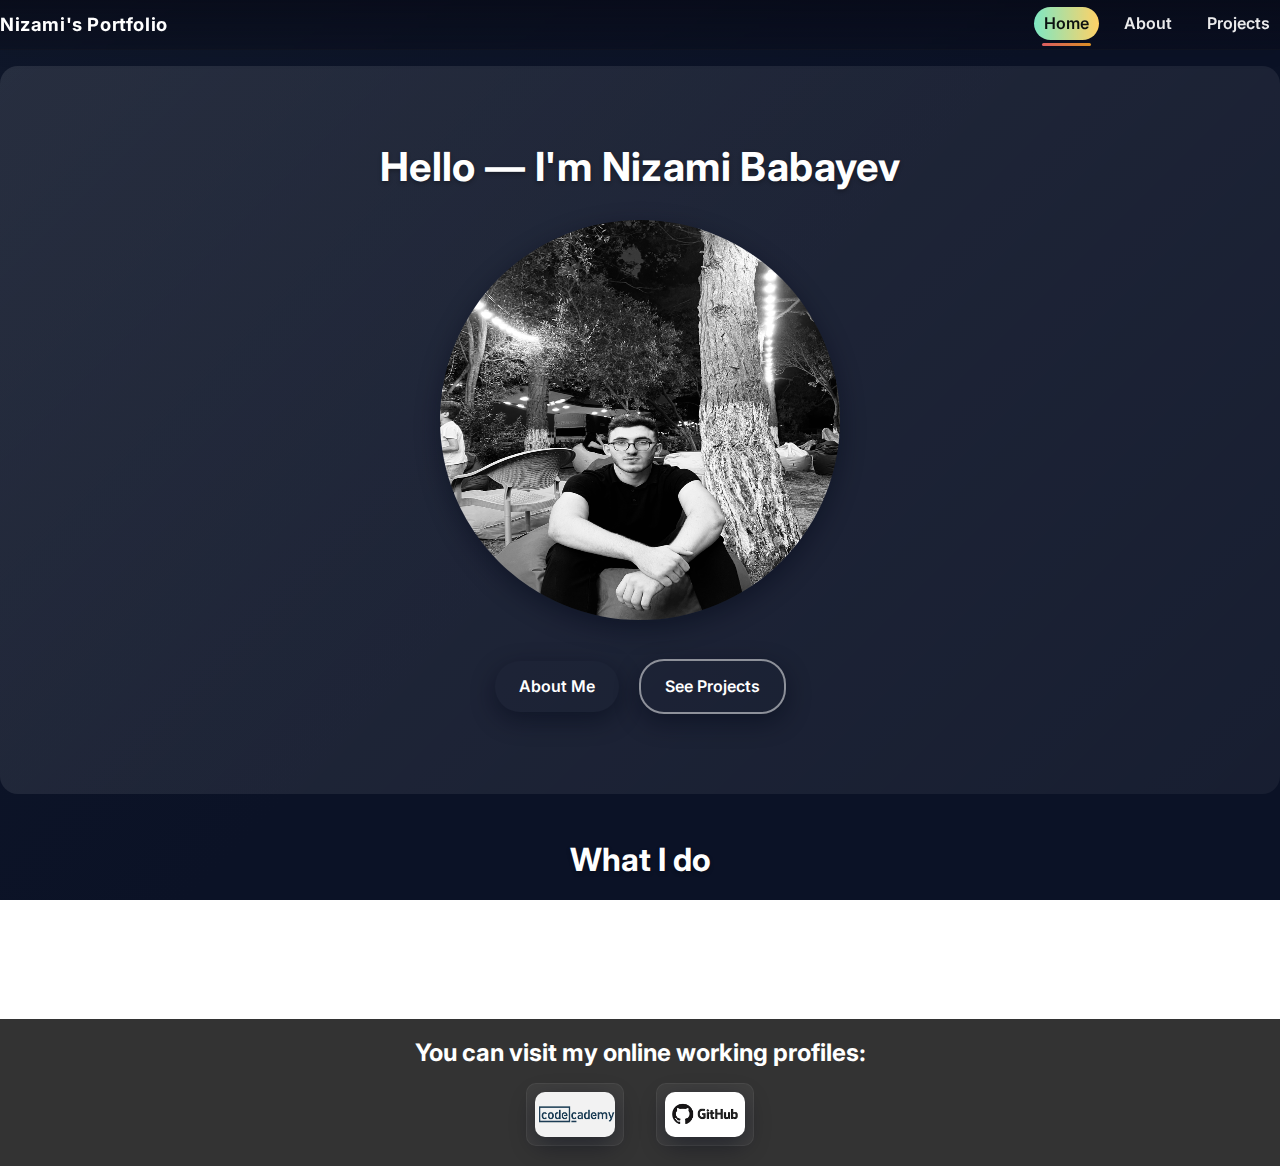
<file: index.html>
<!DOCTYPE html>
<html lang="en">

<head>
    <meta charset="utf-8">
    <meta name="viewport" content="width=device-width, initial-scale=1">
    <link rel="stylesheet" href="c1.css">
    <link rel="shortcut icon" href="images/img1.jpg" type="image/x-icon">
    <title>Home — Nizami's Portfolio</title>
</head>

<body>

    
    <header class="site-header">
        <div class="container nav-wrap">
            <div class="brand">Nizami's Portfolio</div>
            <button class="menu-btn" aria-expanded="false" aria-label="Toggle menu">
                <span class="hamburger" aria-hidden="true"></span>
            </button>
            <nav>
                <a href="index.html" class="active">Home</a>
                <a href="about.html">About</a>
                <a href="projects.html">Projects</a>
            </nav>
        </div>
    </header>

    <main>
        <section class="hero">
            <div class="container">
                <h1>Hello — I'm Nizami Babayev</h1>
                <img src="images/img1.jpg" alt="" style="width: 400px; height: 400px;">
                <p class="lead"></p>
                <p class="cta">
                    <a class="btn" href="about.html">About Me</a>
                    <a class="btn ghost" href="projects.html">See Projects</a>
                </p>
            </div>
        </section>

        <section class="summary container">
            <h2>What I do</h2>
            <p>I am 17 years old. I studied at ADA School and am currently studying at ADA University. I have learned
                front-end technologies such as HTML, CSS, and JavaScript, as well as back-end programming using JavaFX.
            </p>
        </section>
    </main>

    <footer class="site-footer">
      <div class="container">
        <h2>You can visit my online working profiles:</h2>
        <div class="profile-links">
          <a href="https://www.codecademy.com/profiles/tera0603359697"><img src="images/code academy.png" alt="Codecademy Profile"></a>
          <a href="https://github.com/Nizamib"><img src="images/github.png" alt="GitHub Profile"></a>
        </div>
      </div>
    </footer>
    <script src="script.js" defer></script>
</body>

</html>
</file>
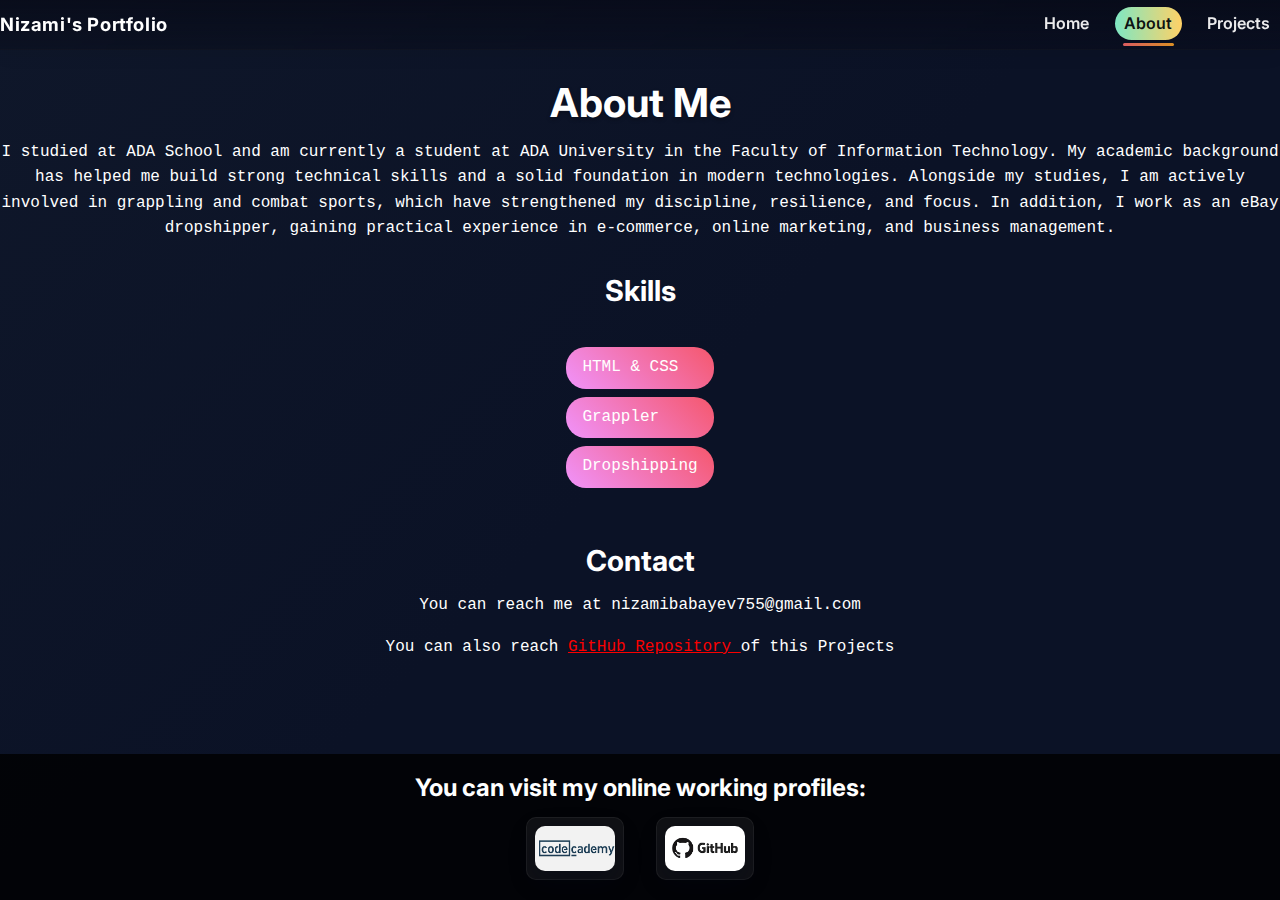
<file: about.html>
<!DOCTYPE html>
<html lang="en">
<head>
  <meta charset="utf-8">
  <meta name="viewport" content="width=device-width, initial-scale=1">
  <link rel="stylesheet" href="c1.css">
  <title>About — Nizami</title>
</head>
<body>
  <header class="site-header">
    <div class="container nav-wrap">
      <div class="brand">Nizami's Portfolio</div>
      <button class="menu-btn" aria-expanded="false" aria-label="Toggle menu">
        <span class="hamburger" aria-hidden="true"></span>
      </button>
      <nav>
        <a href="index.html">Home</a>
        <a href="about.html" class="active">About</a>
        <a href="projects.html">Projects</a>
      </nav>
    </div>
  </header>

  <main>
    <section class="container about">
      <h1>About Me</h1>
      <p style="font-family: 'Courier New', Courier, monospace; text-align: center;">I studied at ADA School and am currently a student at ADA University in the Faculty of Information Technology.
         My academic background has helped me build strong technical skills and a solid foundation in modern technologies. Alongside my studies, I am actively involved in grappling and combat sports, which have strengthened my discipline, resilience, and focus. In addition, I work as an eBay dropshipper, gaining practical experience in e-commerce, online marketing, and business management.</p>

      <h2>Skills</h2>
      <ul style="font-family: 'Courier New', Courier, monospace;">
        <li>HTML & CSS </li>
        <li>Grappler</li>
        <li>Dropshipping</li>
      </ul>

      <h2>Contact</h2>
      <p style="font-family: 'Courier New', Courier, monospace;">You can reach me at <a href="nizamibabayev755@gmail.com" style="color: white; text-decoration: none;">nizamibabayev755@gmail.com</a></p>
      <p style="font-family: 'Courier New', Courier, monospace;">You can also reach  <a href="https://github.com/Nizamib/NizamiBabayev.git" style="color: rgb(250, 0, 0); ">GitHub Repository </a> of this Projects</p>
      
    </section>
  </main>

  <footer class="site-footer">
    <div class="container">
      <h2>You can visit my online working profiles:</h2>
      <div class="profile-links">
        <a href="https://www.codecademy.com/profiles/tera0603359697"><img src="/code academy.png" alt="Codecademy Profile"></a>
        <a href="https://github.com/Nizamib"><img src="/github.png" alt="GitHub Profile"></a>
      </div>
    </div> 
  </footer>
  <script src="script.js" defer></script>
</body>
</html>
</file>
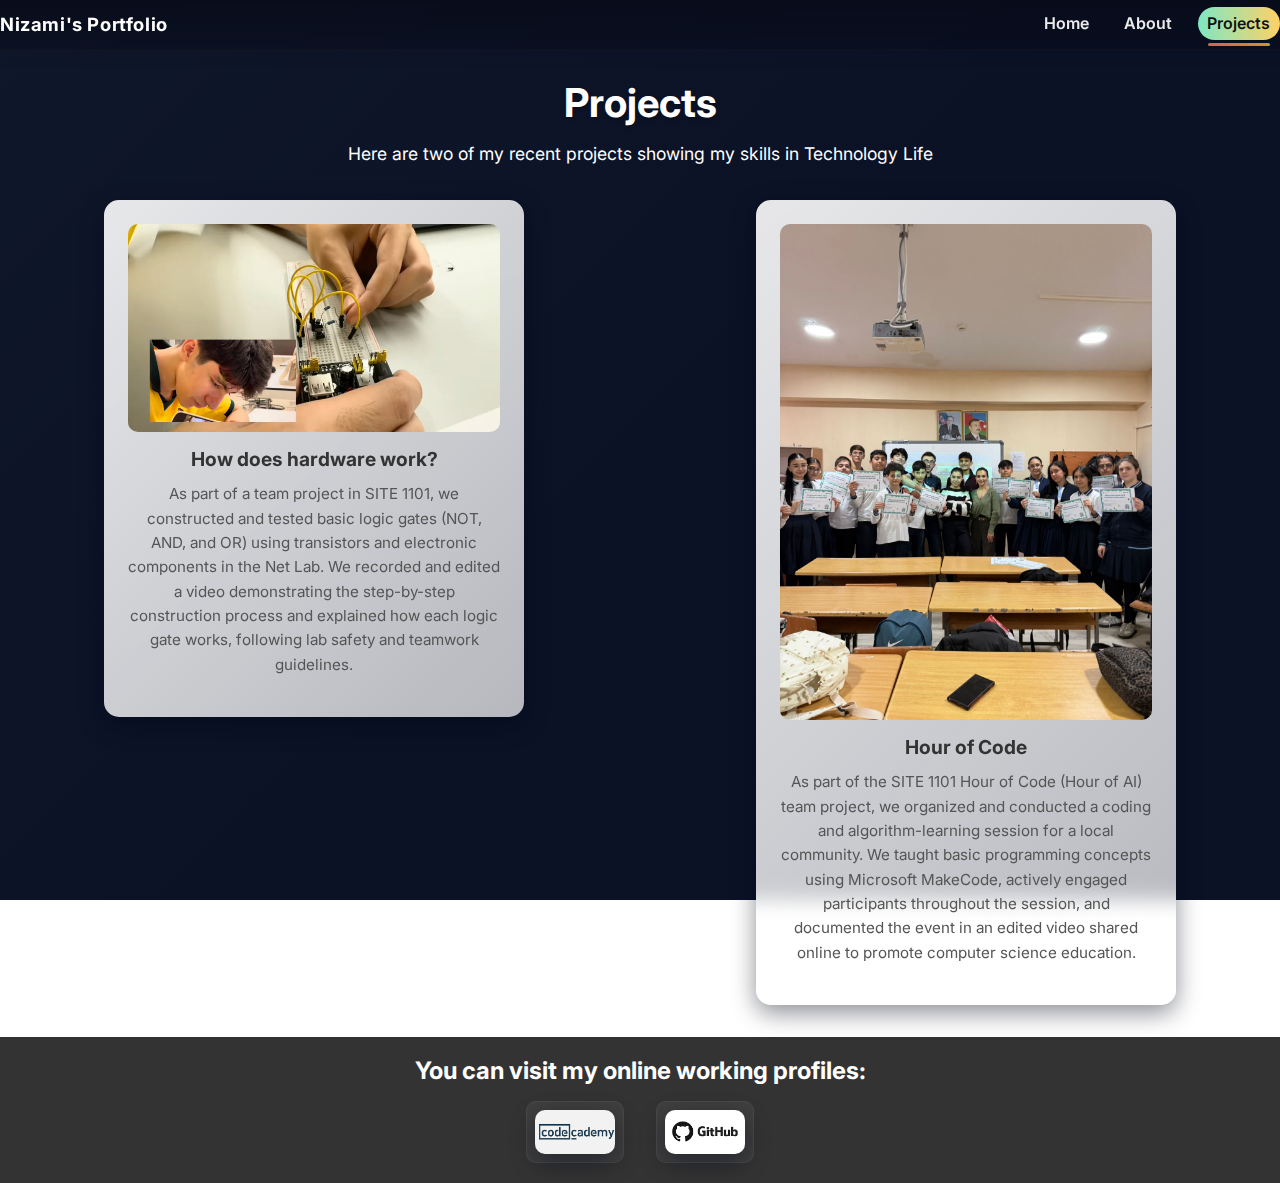
<file: projects.html>
<!DOCTYPE html>
<html lang="en">
<head>
  <meta charset="utf-8">
  <meta name="viewport" content="width=device-width, initial-scale=1">
  <link rel="stylesheet" href="c1.css">
  <title>Projects — Nizami</title>
</head>
<body>
  <header class="site-header">
    <div class="container nav-wrap">
      <div class="brand">Nizami's Portfolio</div>
      <button class="menu-btn" aria-expanded="false" aria-label="Toggle menu">
        <span class="hamburger" aria-hidden="true"></span>
      </button>
      <nav>
        <a href="index.html">Home</a>
        <a href="about.html">About</a>
        <a href="projects.html" class="active">Projects</a>
      </nav>
    </div>
  </header>

  <main>
    <section class="container projects">
      <h1>Projects</h1>
      <p>Here are two of my recent projects showing my skills in Technology Life</p>

      <div class="grid">
        <article class="card">
          <div class="card-thumb">
            <img src="/Screenshot 2025-12-13 at 23.42.17.png" alt="Portfolio screenshot">
          </div>
          <div class="card-body">
            <h3>How does hardware work?</h3>
            <p>As part of a team project in SITE 1101, we constructed and tested basic logic gates (NOT, AND, and OR) using transistors and electronic components in the Net Lab. We recorded and edited a video demonstrating the step-by-step construction process and explained how each logic gate works, following lab safety and teamwork guidelines.</p>
        
          </div>
        </article>

        <article class="card">
          <div class="card-thumb">
            <img src="/2e778f88-1b4f-42a4-bea0-64c103bfea9a.JPG" alt="JavaFX app screenshot">
          </div>
          <div class="card-body">
            <h3>Hour of Code</h3>
            <p>As part of the SITE 1101 Hour of Code (Hour of AI) team project, we organized and conducted a coding and algorithm-learning session for a local community. We taught basic programming concepts using Microsoft MakeCode, actively engaged participants throughout the session, and documented the event in an edited video shared online to promote computer science education.</p>
        
          </div>
        </article>

      </div>
    </section>
  </main>


  <footer class="site-footer">









    
    <div class="container">
      <h2>You can visit my online working profiles:</h2>
      <div class="profile-links">
        <a href="https://www.codecademy.com/profiles/tera0603359697"><img src="/code academy.png" alt="Codecademy Profile"></a>
        <a href="https://github.com/Nizamib"><img src="/github.png" alt="GitHub Profile"></a>
      </div>
    </div>
  </footer>
  <script src="script.js" defer></script>
</body>
</html>
</file>
<file: c1.css>
/* Stylish portfolio styles */
@import url('https://fonts.googleapis.com/css2?family=Inter:wght@300;400;600;700&family=Poppins:wght@600;700&display=swap');

:root{
  /* color palette */
  --bg:linear-gradient(135deg, #0f172a 0%, #0b1226 50%), radial-gradient(circle at 10% 10%, rgba(255,255,255,0.02), transparent 10%);
  --card:rgba(255,255,255,0.06);
  --card-plain:#fff;
  --accent-1:#7ee7c3; /* mint */
  --accent-2:#ffd166; /* warm */
  --muted:rgba(255,255,255,0.75);
  --max:1100px;
  --glass:rgba(255,255,255,0.06);
  --shadow:0 8px 24px rgba(2,6,23,0.45);
  --transition:all 0.32s cubic-bezier(.2,.9,.2,1);
}

*{box-sizing:border-box;margin:0;padding:0}
html,body{min-height:100vh;display:flex;flex-direction:column}
body{
  font-family: 'Inter', system-ui, -apple-system, 'Segoe UI', Roboto, 'Helvetica Neue', Arial;
  background:var(--bg);
  background-attachment:fixed;
  color:var(--muted);
  line-height:1.6;
  animation:fadeIn 850ms ease-in;
  -webkit-font-smoothing:antialiased;
  -moz-osx-font-smoothing:grayscale;
  flex:1;
}

@keyframes fadeIn{
  from{opacity:0;transform:translateY(20px)}
  to{opacity:1;transform:translateY(0)}
}

main{flex:1}

.site-header{background:linear-gradient(180deg, rgba(6,8,20,0.66), rgba(6,8,20,0.34));backdrop-filter:blur(8px);padding:0.6rem 0;position:sticky;top:0;z-index:50;border-bottom:1px solid rgba(255,255,255,0.03)}
.nav-wrap{display:flex;align-items:center;justify-content:space-between;gap:1rem}
.brand{font-weight:700;font-size:1.15rem;color:var(--card-plain);font-family:'Poppins', Inter, sans-serif}
nav a{margin-left:0.75rem;color:rgba(255,255,255,0.92);text-decoration:none;padding:0.4rem 0.75rem;border-radius:999px;transition:var(--transition);font-weight:600;background:transparent}
nav a:hover{background:linear-gradient(90deg,var(--accent-1),var(--accent-2));color:rgba(3,6,10,0.95);transform:translateY(-3px);box-shadow:0 10px 24px rgba(2,6,23,0.45)}
nav a.active{background:linear-gradient(90deg,var(--accent-1),var(--accent-2));color:rgba(3,6,10,0.95)}

.hero{padding:4rem 0;text-align:center;background:linear-gradient(135deg, rgba(255,255,255,0.1) 0%, rgba(255,255,255,0.05) 100%);border-radius:20px;margin:1rem 0}
.hero h1{font-size:2.5rem;margin-bottom:1rem;color:#fff;text-shadow:0 2px 4px rgba(0,0,0,0.3)}
.hero img{border-radius:50%;box-shadow:var(--shadow);transition:var(--transition);max-width:100%;height:auto;margin:1rem 0}
.hero img:hover{transform:scale(1.05);}
.lead{color:#fff;margin-bottom:1rem}
.cta .btn{display:inline-block;margin:0 0.5rem;padding:0.8rem 1.5rem;border-radius:25px;background:linear-gradient(45deg, var(--accent), #ffa726);color:#fff;text-decoration:none;font-weight:600;transition:var(--transition);box-shadow:var(--shadow)}
.cta .btn:hover{transform:translateY(-2px);box-shadow:0 6px 12px rgba(0,0,0,0.2)}
.cta .btn.ghost{background:transparent;color:#fff;border:2px solid rgba(255,255,255,0.5)}
.cta .btn.ghost:hover{background:rgba(255,255,255,0.2)}

.summary{padding:2rem 0;text-align:center}
.summary h2{margin-bottom:1rem;color:#fff;font-size:2rem;text-shadow:0 2px 4px rgba(0,0,0,0.3)}
.summary p{color:#fff;font-size:1.2rem;font-family:'Times New Roman', Times, serif;line-height:1.6;max-width:800px;margin:0 auto}
.skills{list-style:none;display:flex;gap:0.8rem;margin-top:1rem;justify-content:center}
.skills li{background:linear-gradient(45deg, #f093fb, #f5576c);padding:0.5rem 1rem;border-radius:20px;color:#fff;font-size:0.95rem;transition:var(--transition)}
.skills li:hover{transform:scale(1.1)}

.about{text-align:center;padding:2rem 0}
.about h1{font-size:2.5rem;margin-bottom:1rem;color:#fff;text-shadow:0 2px 4px rgba(0,0,0,0.3)}
.about h2{font-size:1.8rem;margin:2rem 0 1rem;color:#fff}
.about p{color:#fff;margin-bottom:1rem;line-height:1.6}
.about ul{list-style:none;padding:0;text-align:left;display:inline-block;margin:1rem 0}
.about li{background:linear-gradient(45deg, #f093fb, #f5576c);padding:0.5rem 1rem;border-radius:20px;color:#fff;margin:0.5rem 0;display:block}
.skills li:hover{transform:scale(1.1)}

.projects{padding:2rem 0;text-align:center}
.projects h1{font-size:2.5rem;margin-bottom:1rem;color:#fff;text-shadow:0 2px 4px rgba(0,0,0,0.3)}
.projects p{color:#fff;margin-bottom:2rem;font-size:1.1rem}
.grid{display:grid;grid-template-columns:repeat(auto-fit, minmax(300px, 1fr));gap:1.5rem;margin-top:1rem;justify-items:center}
.card{background:linear-gradient(135deg, rgba(255,255,255,0.9) 0%, rgba(255,255,255,0.7) 100%);padding:1.5rem;border-radius:15px;box-shadow:var(--shadow);transition:var(--transition);text-align:center;backdrop-filter:blur(10px)}
.card:hover{transform:translateY(-10px);box-shadow:0 12px 24px rgba(0,0,0,0.2)}
.card h3{margin-bottom:0.5rem;color:#333;font-size:1.2rem}
.card p{color:#555;font-size:0.95rem;margin-bottom:1rem}
.link{color:var(--accent);text-decoration:none;font-weight:600;padding:0.5rem 1rem;border-radius:20px;background:linear-gradient(45deg, var(--accent), #ffa726);color:#fff;display:inline-block;transition:var(--transition)}
.link:hover{transform:scale(1.05);box-shadow:0 4px 8px rgba(0,0,0,0.1)}

/* Card image/body layout and responsive ordering */
.card-thumb{margin-bottom:0.75rem}
.card-thumb img{width:100%;height:auto;border-radius:10px;display:block}
.card-body{display:block}


.site-footer{padding:2rem 0;color:#fff;text-align:center;background:rgba(0,0,0,0.8);border-top:5px solid var(--accent)}
.site-footer h2{margin-bottom:1rem;text-align:center}
.profile-links{display:flex;justify-content:center;gap:2rem;margin-top:1rem}
.profile-links a{transition:var(--transition)}
.profile-links a:hover{transform:scale(1.1)}
.site-footer img{width:80px;height:80px;border-radius:10px;box-shadow:var(--shadow);transition:var(--transition);max-width:100%;height:auto;object-fit:contain}
.site-footer img:hover{transform:scale(1.05)}


/* Tablet */
@media (max-width:1024px){
  .grid{grid-template-columns:repeat(2,1fr)}
  .hero h1{font-size:2rem}
  .hero img{width:200px;height:200px}
}

/* Small tablet / large phone */
@media (max-width:768px){
  .container{padding:0.75rem}
  .brand{font-size:1rem}
  .grid{grid-template-columns:1fr 1fr;gap:1rem}
  .hero{padding:3rem 0}
  .hero h1{font-size:1.8rem}
  .hero img{width:150px;height:150px}
  .lead{font-size:0.98rem}
  .skills{flex-wrap:wrap}
}

/* Mobile */
@media (max-width:480px){
  .container{padding:0.5rem}
  .nav-wrap{align-items:center}
  nav{display:none}
  .menu-btn{display:block}

  /* Projects: single column cards, images contained */
  .grid{grid-template-columns:1fr;gap:1rem}
  .card{padding:1rem}
  .card img{max-width:100%;height:auto;display:block;margin:0 auto 0.75rem;object-fit:cover;border-radius:10px}

  /* ensure on phones the content comes first, image moves below */
  .card{display:flex;flex-direction:column}
  .card-body{order:1}
  .card-thumb{order:2}

  .skills{flex-direction:column;gap:0.5rem}
  .hero{padding:1rem 0}
  .hero h1{font-size:1.4rem}
  .hero img{max-width:140px;height:auto;margin:0.75rem auto}
  .cta .btn{display:block;margin:0.5rem auto;width:80%;font-size:0.9rem}

  /* Footer: keep profile links horizontal with overflow to avoid long vertical stacking */
  .site-footer a{display:inline-flex;margin:0 0.5rem}
  .profile-links{display:flex;gap:1rem;overflow-x:auto;justify-content:center;padding:0.25rem 0;white-space:nowrap;-webkit-overflow-scrolling:touch}
  .profile-links a{flex:0 0 auto;display:inline-flex;align-items:center;justify-content:center;min-width:56px}
  .site-footer img{width:50px;height:50px;margin:0.25rem;border-radius:10px;object-fit:contain}

  .about h1{font-size:1.8rem}
  .about h2{font-size:1.3rem}
  .about ul{text-align:center}
  .about{padding:1rem 0}
  .summary h2{font-size:1.5rem}
  .summary p{font-size:0.95rem}
  .summary{padding:1rem 0}
  .projects h1{font-size:1.6rem}
  .projects p{font-size:0.9rem}
  .projects{padding:1rem 0}
}

/* Mobile menu when toggled */
body.nav-open nav{
  display:block;
  position:absolute;
  left:0;right:0;top:64px;
  background:var(--card);
  padding:1rem;
  box-shadow:0 6px 18px rgba(15,23,42,0.08);
}
body.nav-open nav a{display:block;margin:0.25rem 0}

/* menu button */
.menu-btn{display:none;background:transparent;border:0;padding:0.25rem 0.5rem;border-radius:6px}
.menu-btn:focus{outline:2px solid rgba(11,116,222,0.2)}
.menu-btn .hamburger{display:inline-block;width:22px;height:2px;background:#111827;position:relative}
.menu-btn .hamburger::before,.menu-btn .hamburger::after{content:"";position:absolute;left:0;width:22px;height:2px;background:#111827}
.menu-btn .hamburger::before{top:-7px}
.menu-btn .hamburger::after{top:7px}

/* Additional visual polish (no HTML changes) */
/* Nav underline animation */
nav a{
  position:relative;
  padding:0.4rem 0.6rem;
}
nav a::after{
  content:'';
  position:absolute;
  left:12%;
  right:12%;
  bottom:-6px;
  height:3px;
  background:linear-gradient(90deg, rgba(255,107,107,0.9), rgba(255,166,38,0.9));
  transform:scaleX(0);
  transform-origin:left center;
  transition:transform 280ms cubic-bezier(.2,.9,.2,1);
  border-radius:4px;
  opacity:0.95;
}
nav a:hover::after, nav a.active::after{transform:scaleX(1)}

/* Brand styling */
.brand{font-family:inherit;letter-spacing:0.6px;font-size:1.15rem}

/* subtle header shadow when scrolled (works with sticky header) */
.site-header{box-shadow:0 6px 18px rgba(0,0,0,0.06)}

/* Hero refinement */
.hero{padding:5rem 0;border-radius:18px}
.hero h1{font-weight:700;letter-spacing:0.4px}
.hero .lead{opacity:0.95}

/* Card lift animation */
@keyframes floatUp{from{transform:translateY(6px)}to{transform:translateY(0)}}
.card{animation:floatUp 420ms ease both}

/* Tighter card layout on wide screens */
.grid{align-items:start}
.card{max-width:420px}

/* Profile links: capsule style */
.profile-links a{background:rgba(255,255,255,0.06);padding:8px;border-radius:10px;border:1px solid rgba(255,255,255,0.06)}
.profile-links a img{display:block}

/* Make footer sit visually closer to bottom on short pages */
.site-footer{padding-top:1.25rem;padding-bottom:1.25rem}

/* Improve focus outlines for accessibility */
a:focus, button:focus{outline:3px solid rgba(255,166,38,0.18);outline-offset:3px}

/* Slight typography scale adjustments */
h1{line-height:1.05}
h2{line-height:1.15}
</file>
